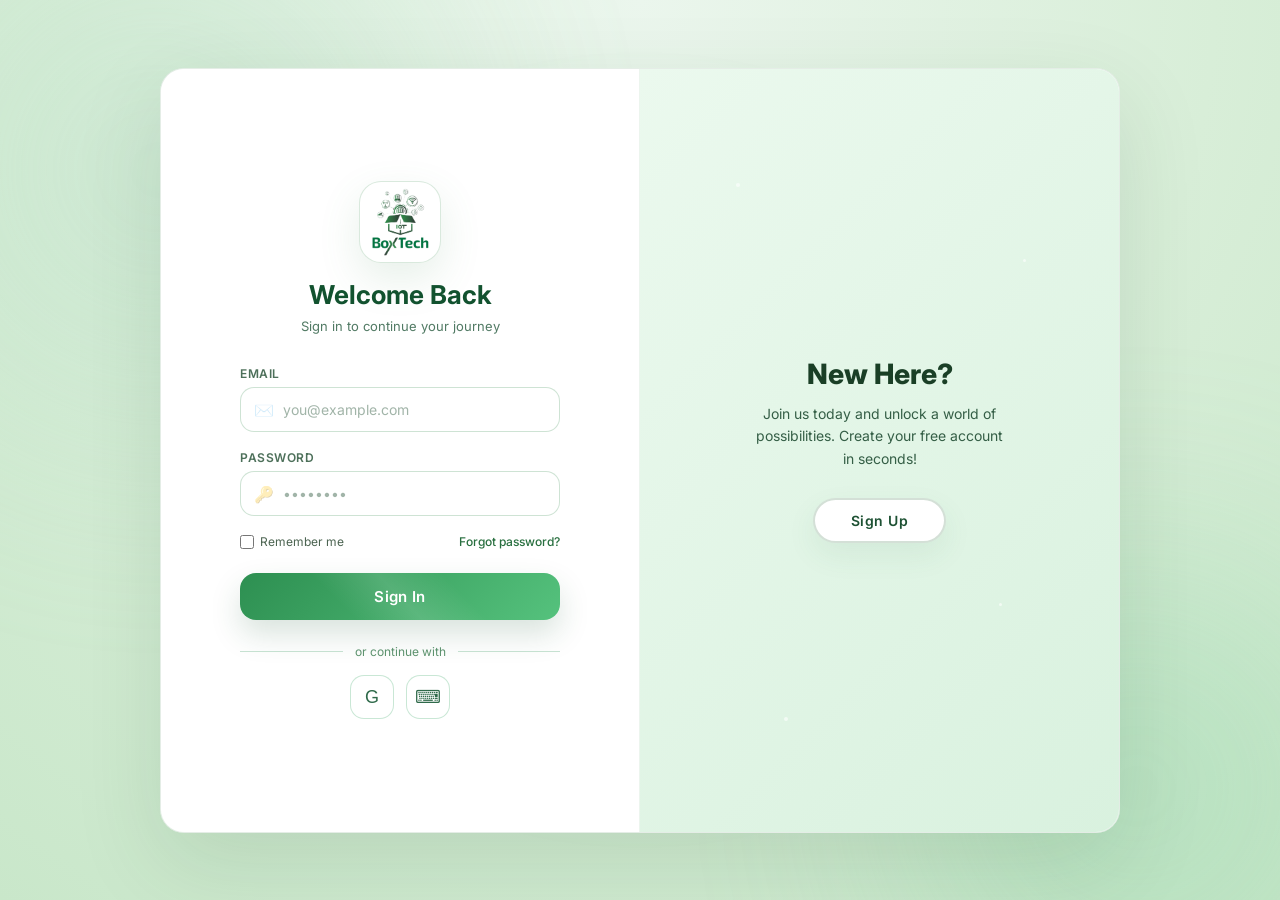
<file: index.html>
<html lang="en">
<head>
  <meta charset="UTF-8" />
  <meta name="viewport" content="width=device-width, initial-scale=1.0" />
  <title>Login & Sign Up</title>
  <link href="https://fonts.googleapis.com/css2?family=Inter:wght@300;400;500;600;700;800&display=swap" rel="stylesheet" />
  <link rel="stylesheet" href="/css/style.css">
</head>
<body>

  <!-- Ambient background blobs -->
  <div class="bg-blob one"></div>
  <div class="bg-blob two"></div>
  <div class="bg-blob three"></div>

  <div class="login-wrap">
    <!-- Main container -->
    <div class="login_container login-active" id="login_container">

        <!-- Divider -->
        <div class="divider-line"></div>

        <!-- Animated gradient overlay -->
        <div class="gradient-overlay" id="overlay">
        <div class="grad-inner">
            <!-- Sparkle particles -->
            <span class="sparkle"></span>
            <span class="sparkle"></span>
            <span class="sparkle"></span>
            <span class="sparkle"></span>
            <span class="sparkle"></span>

            <div class="overlay-content" id="overlayContent">
            <h2 id="overlayTitle">New Here?</h2>
            <p id="overlayText">Join us today and unlock a world of possibilities. Create your free account in seconds!</p>
            <button class="switch-btn" id="switchBtn" onclick="toggleMode()">Sign Up</button>
            </div>
        </div>
        </div>

        <!-- ─── Login Panel (Left) ─── -->
        <div class="panel login-panel">
        <div class="form-header">
            <div class="icon">
                <img src="images/site-logo.png" alt="Site Logo" class="logo-img" /> 
            </div>
            <h2>Welcome Back</h2>
            <p>Sign in to continue your journey</p>
        </div>

        <div class="form-group">
            <label>Email</label>
            <div class="input-wrapper">
            <input type="email" placeholder="you@example.com" />
            <span class="input-icon">✉️</span>
            </div>
        </div>

        <div class="form-group">
            <label>Password</label>
            <div class="input-wrapper">
            <input type="password" placeholder="••••••••" />
            <span class="input-icon">🔑</span>
            </div>
        </div>

        <div class="form-extras">
            <label><input type="checkbox" /> Remember me</label>
            <a href="#">Forgot password?</a>
        </div>

        <button class="submit-btn">Sign In</button>

        <div class="social-login">
            <div class="divider-text">or continue with</div>
            <div class="social-icons">
            <button title="Google">G</button>
            <button title="GitHub">⌨</button>
            </div>
        </div>

        <div class="mobile-switch">
            Don't have an account? <a onclick="toggleMode()">Sign Up</a>
        </div>
        </div>

        <!-- ─── Sign-Up Panel (Right) ─── -->
        <div class="panel signup-panel">
        <div class="form-header">
            <div class="icon">
                <img src="images/site-logo.png" alt="Site Logo" class="logo-img" /> 
            </div>
            <h2>Create Account</h2>
            <p>Start your adventure with us</p>
        </div>

        <div class="form-group">
            <label>Full Name</label>
            <div class="input-wrapper">
            <input type="text" placeholder="John Doe" />
            <span class="input-icon">👤</span>
            </div>
        </div>

        <div class="form-group">
            <label>Email</label>
            <div class="input-wrapper">
            <input type="email" placeholder="you@example.com" />
            <span class="input-icon">✉️</span>
            </div>
        </div>

        <div class="form-group">
            <label>Password</label>
            <div class="input-wrapper">
            <input type="password" placeholder="••••••••" />
            <span class="input-icon">🔑</span>
            </div>
        </div>

        <div class="form-group">
            <label>Confirm Password</label>
            <div class="input-wrapper">
            <input type="password" placeholder="••••••••" />
            <span class="input-icon">🔒</span>
            </div>
        </div>

        <button class="submit-btn">Create Account</button>

        <div class="social-login">
            <div class="divider-text">or sign up with</div>
            <div class="social-icons">
            <button title="Google">G</button>
            <button title="GitHub">⌨</button>
            </div>
        </div>

        <div class="mobile-switch">
            Already have an account? <a onclick="toggleMode()">Sign In</a>
        </div>
        </div>
    </div>
  </div>

<script src="js/custom.js"></script>
</body>
</html>
</file>
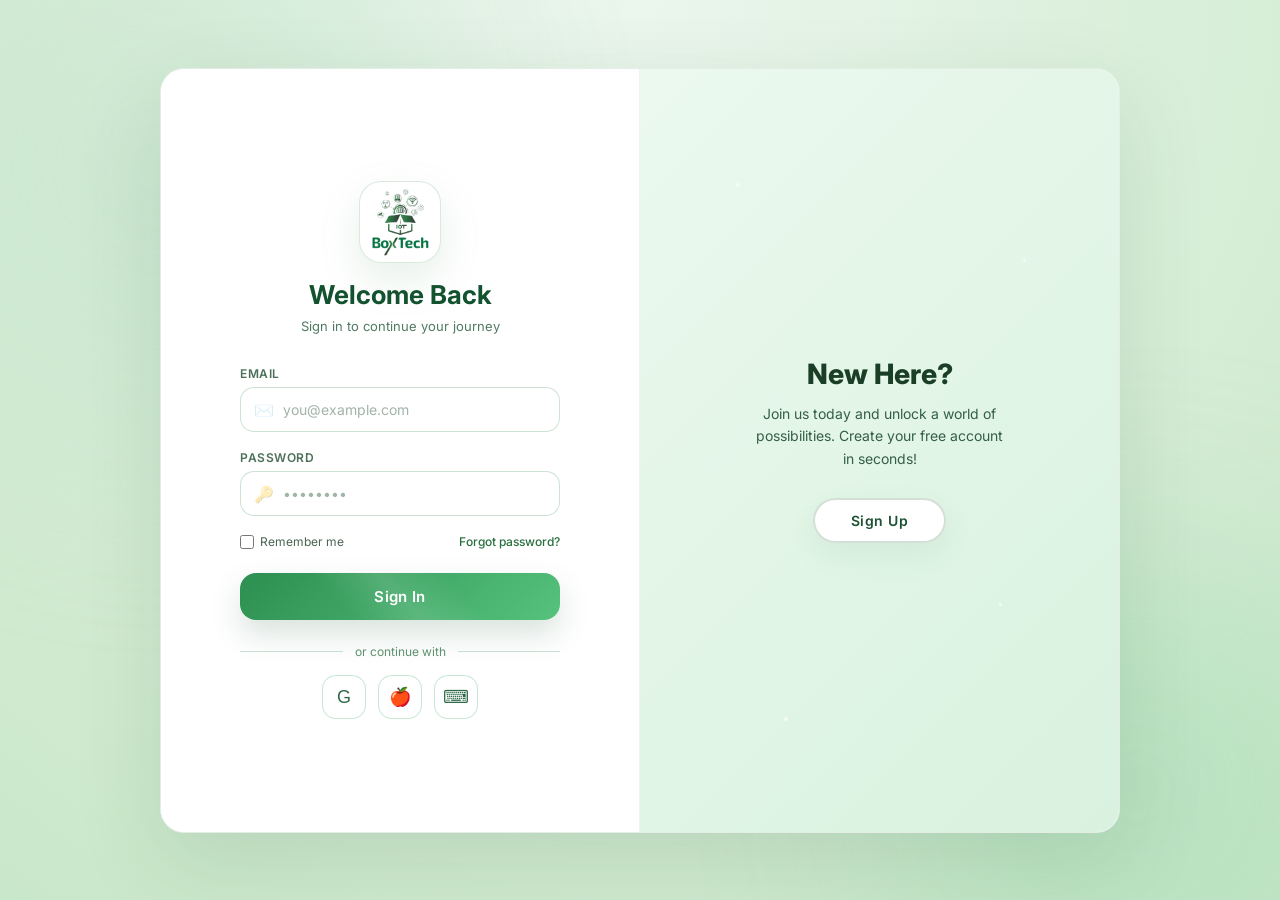
<file: loginpage.html>
<html lang="en">
<head>
  <meta charset="UTF-8" />
  <meta name="viewport" content="width=device-width, initial-scale=1.0" />
  <title>Login & Sign Up</title>
  <link href="https://fonts.googleapis.com/css2?family=Inter:wght@300;400;500;600;700;800&display=swap" rel="stylesheet" />
  <link rel="stylesheet" href="/css/style.css">
</head>
<body>

  <!-- Ambient background blobs -->
  <div class="bg-blob one"></div>
  <div class="bg-blob two"></div>
  <div class="bg-blob three"></div>

  <div class="login-wrap">
    <!-- Main container -->
    <div class="login_container login-active" id="login_container">

        <!-- Divider -->
        <div class="divider-line"></div>

        <!-- Animated gradient overlay -->
        <div class="gradient-overlay" id="overlay">
        <div class="grad-inner">
            <!-- Sparkle particles -->
            <span class="sparkle"></span>
            <span class="sparkle"></span>
            <span class="sparkle"></span>
            <span class="sparkle"></span>
            <span class="sparkle"></span>

            <div class="overlay-content" id="overlayContent">
            <h2 id="overlayTitle">New Here?</h2>
            <p id="overlayText">Join us today and unlock a world of possibilities. Create your free account in seconds!</p>
            <button class="switch-btn" id="switchBtn" onclick="toggleMode()">Sign Up</button>
            </div>
        </div>
        </div>

        <!-- ─── Login Panel (Left) ─── -->
        <div class="panel login-panel">
        <div class="form-header">
            <div class="icon">
                <img src="images/site-logo.png" alt="Site Logo" class="logo-img" /> 
            </div>
            <h2>Welcome Back</h2>
            <p>Sign in to continue your journey</p>
        </div>

        <div class="form-group">
            <label>Email</label>
            <div class="input-wrapper">
            <input type="email" placeholder="you@example.com" />
            <span class="input-icon">✉️</span>
            </div>
        </div>

        <div class="form-group">
            <label>Password</label>
            <div class="input-wrapper">
            <input type="password" placeholder="••••••••" />
            <span class="input-icon">🔑</span>
            </div>
        </div>

        <div class="form-extras">
            <label><input type="checkbox" /> Remember me</label>
            <a href="#">Forgot password?</a>
        </div>

        <button class="submit-btn">Sign In</button>

        <div class="social-login">
            <div class="divider-text">or continue with</div>
            <div class="social-icons">
            <button title="Google">G</button>
            <button title="Apple">🍎</button>
            <button title="GitHub">⌨</button>
            </div>
        </div>

        <div class="mobile-switch">
            Don't have an account? <a onclick="toggleMode()">Sign Up</a>
        </div>
        </div>

        <!-- ─── Sign-Up Panel (Right) ─── -->
        <div class="panel signup-panel">
        <div class="form-header">
            <div class="icon">
                <img src="images/site-logo.png" alt="Site Logo" class="logo-img" /> 
            </div>
            <h2>Create Account</h2>
            <p>Start your adventure with us</p>
        </div>

        <div class="form-group">
            <label>Full Name</label>
            <div class="input-wrapper">
            <input type="text" placeholder="John Doe" />
            <span class="input-icon">👤</span>
            </div>
        </div>

        <div class="form-group">
            <label>Email</label>
            <div class="input-wrapper">
            <input type="email" placeholder="you@example.com" />
            <span class="input-icon">✉️</span>
            </div>
        </div>

        <div class="form-group">
            <label>Password</label>
            <div class="input-wrapper">
            <input type="password" placeholder="••••••••" />
            <span class="input-icon">🔑</span>
            </div>
        </div>

        <div class="form-group">
            <label>Confirm Password</label>
            <div class="input-wrapper">
            <input type="password" placeholder="••••••••" />
            <span class="input-icon">🔒</span>
            </div>
        </div>

        <button class="submit-btn">Create Account</button>

        <div class="social-login">
            <div class="divider-text">or sign up with</div>
            <div class="social-icons">
            <button title="Google">G</button>
            <button title="Apple">🍎</button>
            <button title="GitHub">⌨</button>
            </div>
        </div>

        <div class="mobile-switch">
            Already have an account? <a onclick="toggleMode()">Sign In</a>
        </div>
        </div>
    </div>
  </div>

<script src="/js/custom.js"></script>
</body>
</html>
</file>
<file: css/style.css>
*,
    *::before,
    *::after {
      margin: 0;
      padding: 0;
      box-sizing: border-box;
    }

    .login-wrap {
      font-family: 'Inter', sans-serif;
      min-height: 100vh;
      display: flex;
      align-items: center;
      justify-content: center;
      background: radial-gradient(circle at top, #ebf6ed 0%, #d8eed8 52%, #c9e7ca 100%);
      overflow: hidden;
    }
    .bg-blob {
      position: fixed;
      border-radius: 50%;
      filter: blur(120px);
      opacity: 0.3;
      z-index: 0;
      animation: blobFloat 14s ease-in-out infinite alternate;
    }
    .bg-blob.one   { width: 520px; height: 520px; background: #b7dec7; top: -10%; left: -8%; }
    .bg-blob.two   { width: 440px; height: 440px; background: #86d1a2; bottom: -12%; right: -6%; animation-delay: -5s; }
    .bg-blob.three { width: 360px; height: 360px; background: #dbf0de; top: 50%; left: 50%; transform: translate(-50%, -50%); animation-delay: -9s; }

    @keyframes blobFloat {
      0%   { transform: translate(0, 0) scale(1); }
      50%  { transform: translate(30px, -40px) scale(1.08); }
      100% { transform: translate(-20px, 20px) scale(0.95); }
    }
    .login_container {
      position: relative;
      z-index: 1;
      width: 960px;
      min-height: 580px;
      display: flex;
      border-radius: 24px;
      overflow: hidden;
      background: rgba(255, 255, 255, 0.96);
      backdrop-filter: blur(40px);
      -webkit-backdrop-filter: blur(40px);
      border: 1px solid rgba(74, 131, 84, 0.14);
      box-shadow:
        0 30px 90px rgba(16, 62, 28, 0.12),
        inset 0 1px 0 rgba(255, 255, 255, 0.23);
    }
    .panel {
      flex: 1;
      position: relative;
      display: flex;
      flex-direction: column;
      align-items: center;
      justify-content: center;
      padding: 48px 40px;
      background: rgba(255, 255, 255, 0.72);
      border-right: 1px solid rgba(150, 197, 160, 0.18);
      transition: opacity 0.6s ease, filter 0.6s ease, transform 0.6s cubic-bezier(.4,0,.2,1);
    }

    .panel.signup-panel {
      border-right: none;
      border-left: 1px solid rgba(150, 197, 160, 0.18);
    }
    .panel.login-panel  { z-index: 2; }
    .panel.signup-panel  { z-index: 2; }
    .gradient-overlay {
      position: absolute;
      top: 0;
      width: 50%;
      height: 100%;
      z-index: 5;
      pointer-events: none;
      transition: left 0.8s cubic-bezier(.77,0,.18,1),
                  opacity 0.8s ease;
    }

    .gradient-overlay .grad-inner {
      width: 100%;
      height: 100%;
      background: linear-gradient(
        135deg,
        rgba(235, 249, 238, 1) 0%,
        rgba(209, 238, 216, 1) 48%,
        rgba(172, 224, 188, 1) 100%
      );
      background-size: 300% 300%;
      animation: gradientShift 6s ease infinite;
      display: flex;
      flex-direction: column;
      align-items: center;
      justify-content: center;
      padding: 40px;
      text-align: center;
      color: #1c3f24;
    }

    @keyframes gradientShift {
      0%   { background-position: 0% 50%; }
      50%  { background-position: 100% 50%; }
      100% { background-position: 0% 50%; }
    }
    .login_container.login-active .gradient-overlay {
      left: 50%;
    }
    .login_container.signup-active .gradient-overlay {
      left: 0;
    }
    .login_container.login-active .signup-panel {
      opacity: 0.15;
      filter: blur(2px);
      transform: scale(0.97);
    }
    .login_container.signup-active .login-panel {
      opacity: 0.15;
      filter: blur(2px);
      transform: scale(0.97);
    }
    .login_container.login-active .login-panel,
    .login_container.signup-active .signup-panel {
      opacity: 1;
      filter: blur(0);
      transform: scale(1);
    }
    .overlay-content {
      position: relative;
      z-index: 2;
    }
    .overlay-content h2 {
      font-size: 28px;
      font-weight: 800;
      margin-bottom: 12px;
      color: #1a3f26;
    }
    .overlay-content p {
      font-size: 14px;
      line-height: 1.6;
      color: rgba(33, 78, 52, 0.9);
      margin-bottom: 28px;
      max-width: 260px;
    }
    .overlay-content .switch-btn {
      padding: 12px 36px;
      border-radius: 50px;
      border: 2px solid rgba(42, 101, 57, 0.2);
      background: #ffffff;
      color: #1d5133;
      font-family: 'Inter', sans-serif;
      font-size: 14px;
      font-weight: 600;
      cursor: pointer;
      transition: all 0.3s ease;
      letter-spacing: 0.5px;
      pointer-events: all;
      box-shadow: 0 12px 30px rgba(49, 117, 80, 0.08);
    }
    .overlay-content .switch-btn:hover {
      background: #f5fbf5;
      border-color: rgba(42, 101, 57, 0.35);
      transform: translateY(-2px);
      box-shadow: 0 12px 30px rgba(49, 117, 80, 0.14);
    }
    .sparkle {
      position: absolute;
      width: 4px;
      height: 4px;
      border-radius: 50%;
      background: rgba(255,255,255,0.6);
      animation: sparkleFloat 4s ease-in-out infinite;
    }
    .sparkle:nth-child(1) { top: 15%; left: 20%; animation-delay: 0s; }
    .sparkle:nth-child(2) { top: 70%; left: 75%; animation-delay: 1s; width: 3px; height: 3px; }
    .sparkle:nth-child(3) { top: 40%; left: 50%; animation-delay: 2s; width: 5px; height: 5px; }
    .sparkle:nth-child(4) { top: 85%; left: 30%; animation-delay: 3s; }
    .sparkle:nth-child(5) { top: 25%; left: 80%; animation-delay: 1.5s; width: 3px; height: 3px; }

    @keyframes sparkleFloat {
      0%, 100% { opacity: 0; transform: translateY(0) scale(1); }
      50%      { opacity: 1; transform: translateY(-20px) scale(1.5); }
    }
    .divider-line {
      position: absolute;
      left: 50%;
      top: 10%;
      height: 80%;
      width: 1px;
      background: linear-gradient(
        to bottom,
        transparent,
        rgba(255,255,255,0.08) 30%,
        rgba(255,255,255,0.08) 70%,
        transparent
      );
      z-index: 1;
    }
    .form-header {
      text-align: center;
      margin-bottom: 32px;
    }
    .form-header .icon {
      width: 82px;
      height: 82px;
      border-radius: 22px;
      display: flex;
      align-items: center;
      justify-content: center;
      margin: 0 auto 16px;
      font-size: 24px;
      background: #ffffff;
      border: 1px solid rgba(97, 163, 114, 0.24);
      box-shadow: 0 16px 42px rgba(83, 146, 99, 0.14);
    }
    .login-panel .form-header .icon {
      background: #ffffff;
    }
    .signup-panel .form-header .icon {
      background: #ffffff;
    }
    .form-header .icon img {
        width: 100%;
        max-width: 60px;
        object-fit: cover;
    }
    .form-header h2 {
      font-size: 26px;
      font-weight: 700;
      color: #12522f;
      margin-bottom: 8px;
    }
    .form-header p {
      font-size: 13px;
      color: rgba(38, 89, 61, 0.8);
    }

    .form-group {
      width: 100%;
      max-width: 320px;
      margin-bottom: 18px;
      position: relative;
    }
    .form-group label {
      display: block;
      font-size: 12px;
      font-weight: 600;
      color: rgba(58, 97, 72, 0.9);
      margin-bottom: 6px;
      letter-spacing: 0.5px;
      text-transform: uppercase;
    }
    .form-group .input-wrapper {
      position: relative;
    }
    .form-group .input-icon {
      position: absolute;
      left: 14px;
      top: 50%;
      transform: translateY(-50%);
      font-size: 16px;
      opacity: 0.45;
      pointer-events: none;
      transition: opacity 0.3s;
      color: rgba(32, 72, 47, 0.7);
    }
    .form-group input {
      width: 100%;
      padding: 13px 16px 13px 42px;
      border: 1px solid rgba(95, 164, 112, 0.3);
      border-radius: 14px;
      background: rgba(255, 255, 255, 0.96);
      color: #124129;
      font-family: 'Inter', sans-serif;
      font-size: 14px;
      outline: none;
      transition: all 0.3s ease;
    }
    .form-group input::placeholder {
      color: rgba(47, 88, 61, 0.45);
    }
    .form-group input:focus {
      border-color: rgba(82, 179, 118, 0.9);
      background: rgba(255, 255, 255, 1);
      box-shadow: 0 0 0 3px rgba(82, 179, 118, 0.14);
    }
    .form-group input:focus ~ .input-icon,
    .form-group input:focus + .input-icon {
      opacity: 0.8;
    }

    .form-extras {
      width: 100%;
      max-width: 320px;
      display: flex;
      align-items: center;
      justify-content: space-between;
      margin-bottom: 24px;
      font-size: 12px;
    }
    .form-extras label {
      display: flex;
      align-items: center;
      gap: 6px;
      color: rgba(15, 47, 21, 0.75);
      cursor: pointer;
    }
    .form-extras label input[type="checkbox"] {
      accent-color: #3bc77e;
      width: 14px;
      height: 14px;
    }
    .form-extras a {
      color: #286f3f;
      text-decoration: none;
      font-weight: 500;
      transition: color 0.3s;
    }
    .form-extras a:hover {
      color: #19381f;
    }

    .submit-btn {
      width: 100%;
      max-width: 320px;
      padding: 14px;
      border: none;
      border-radius: 16px;
      font-family: 'Inter', sans-serif;
      font-size: 15px;
      font-weight: 600;
      color: #ffffff;
      cursor: pointer;
      transition: all 0.3s ease;
      position: relative;
      overflow: hidden;
      letter-spacing: 0.3px;
      box-shadow: 0 14px 30px rgba(29, 91, 52, 0.17);
    }
    .login-panel .submit-btn,
    .signup-panel .submit-btn {
      background: linear-gradient(135deg, #2d8f51, #55c27d);
    }
    .submit-btn:hover {
      transform: translateY(-2px);
      box-shadow: 0 18px 34px rgba(29, 91, 52, 0.22);
    }
    .submit-btn::after {
      content: '';
      position: absolute;
      top: -50%;
      left: -50%;
      width: 200%;
      height: 200%;
      background: linear-gradient(
        transparent,
        rgba(255,255,255,0.12),
        transparent
      );
      transform: rotate(45deg);
      transition: left 0.6s ease;
    }
    .submit-btn:hover::after {
      left: 100%;
    }

    .social-login {
      margin-top: 24px;
      text-align: center;
      width: 100%;
      max-width: 320px;
    }
    .social-login .divider-text {
      font-size: 12px;
      color: rgba(40, 111, 63, 0.75);
      margin-bottom: 16px;
      display: flex;
      align-items: center;
      gap: 12px;
    }
    .social-login .divider-text::before,
    .social-login .divider-text::after {
      content: '';
      flex: 1;
      height: 1px;
      background: rgba(75, 163, 109, 0.3);
    }
    .social-icons {
      display: flex;
      gap: 12px;
      justify-content: center;
    }
    .social-icons button {
      width: 44px;
      height: 44px;
      border-radius: 14px;
      border: 1px solid rgba(120, 194, 150, 0.4);
      background: rgba(255, 255, 255, 0.95);
      color: #2f6a4a;
      font-size: 18px;
      cursor: pointer;
      transition: all 0.3s ease;
      display: flex;
      align-items: center;
      justify-content: center;
    }
    .social-icons button:hover {
      background: #f4faf3;
      border-color: rgba(79, 187, 140, 0.6);
      color: #1f4d33;
      transform: translateY(-2px);
    }
    .mobile-switch {
      display: none;
      margin-top: 20px;
      font-size: 13px;
      color: rgba(41, 93, 60, 0.95);
    }
    .mobile-switch a {
      color: #2d7448;
      text-decoration: none;
      font-weight: 600;
      cursor: pointer;
    }
    @media (max-width: 720px) {
      .login_container {
        flex-direction: column;
        width: 92%;
        min-height: auto;
        max-height: 95vh;
        overflow-y: auto;
      }
      .gradient-overlay { display: none !important; }
      .divider-line { display: none; }

      .panel {
        padding: 36px 24px;
        opacity: 1 !important;
        filter: none !important;
        transform: none !important;
      }

      .login_container.login-active .signup-panel {
        display: none;
      }
      .login_container.signup-active .login-panel {
        display: none;
      }

      .mobile-switch { display: block; }
    }
</file>
